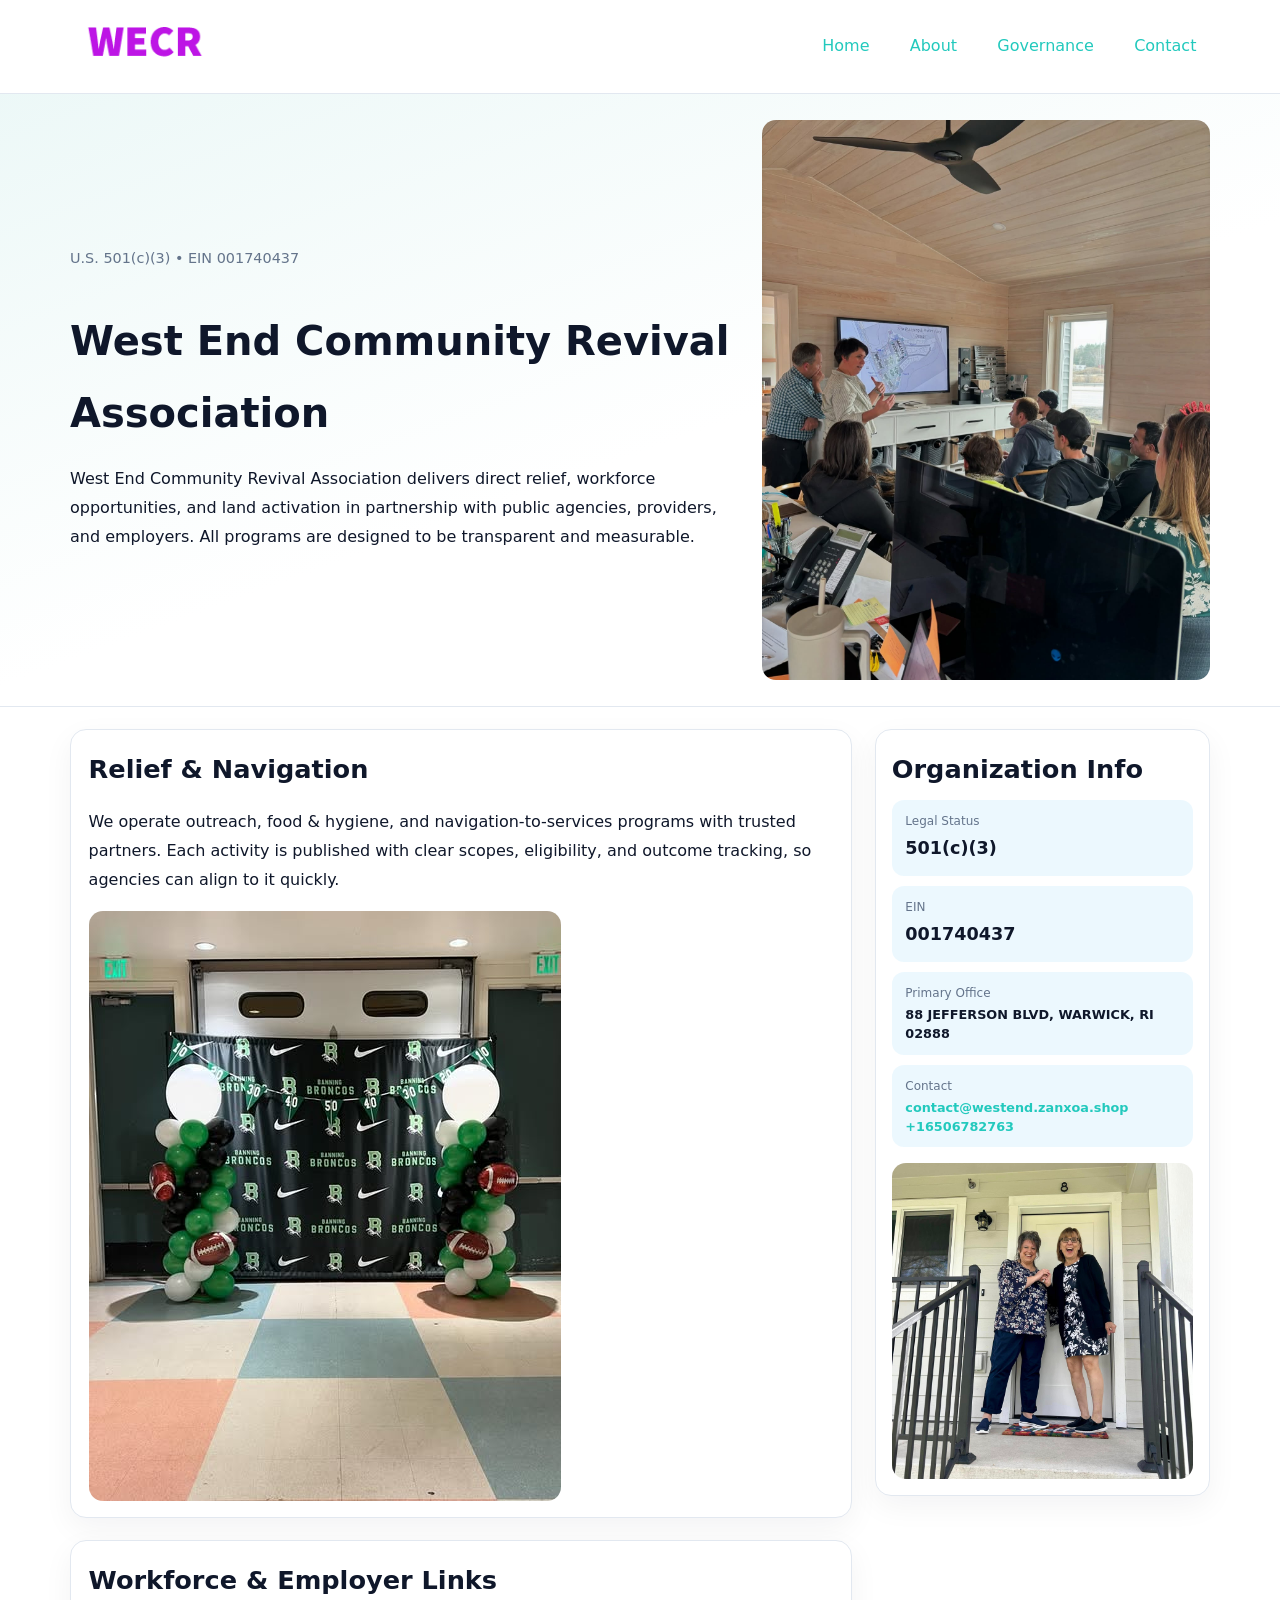
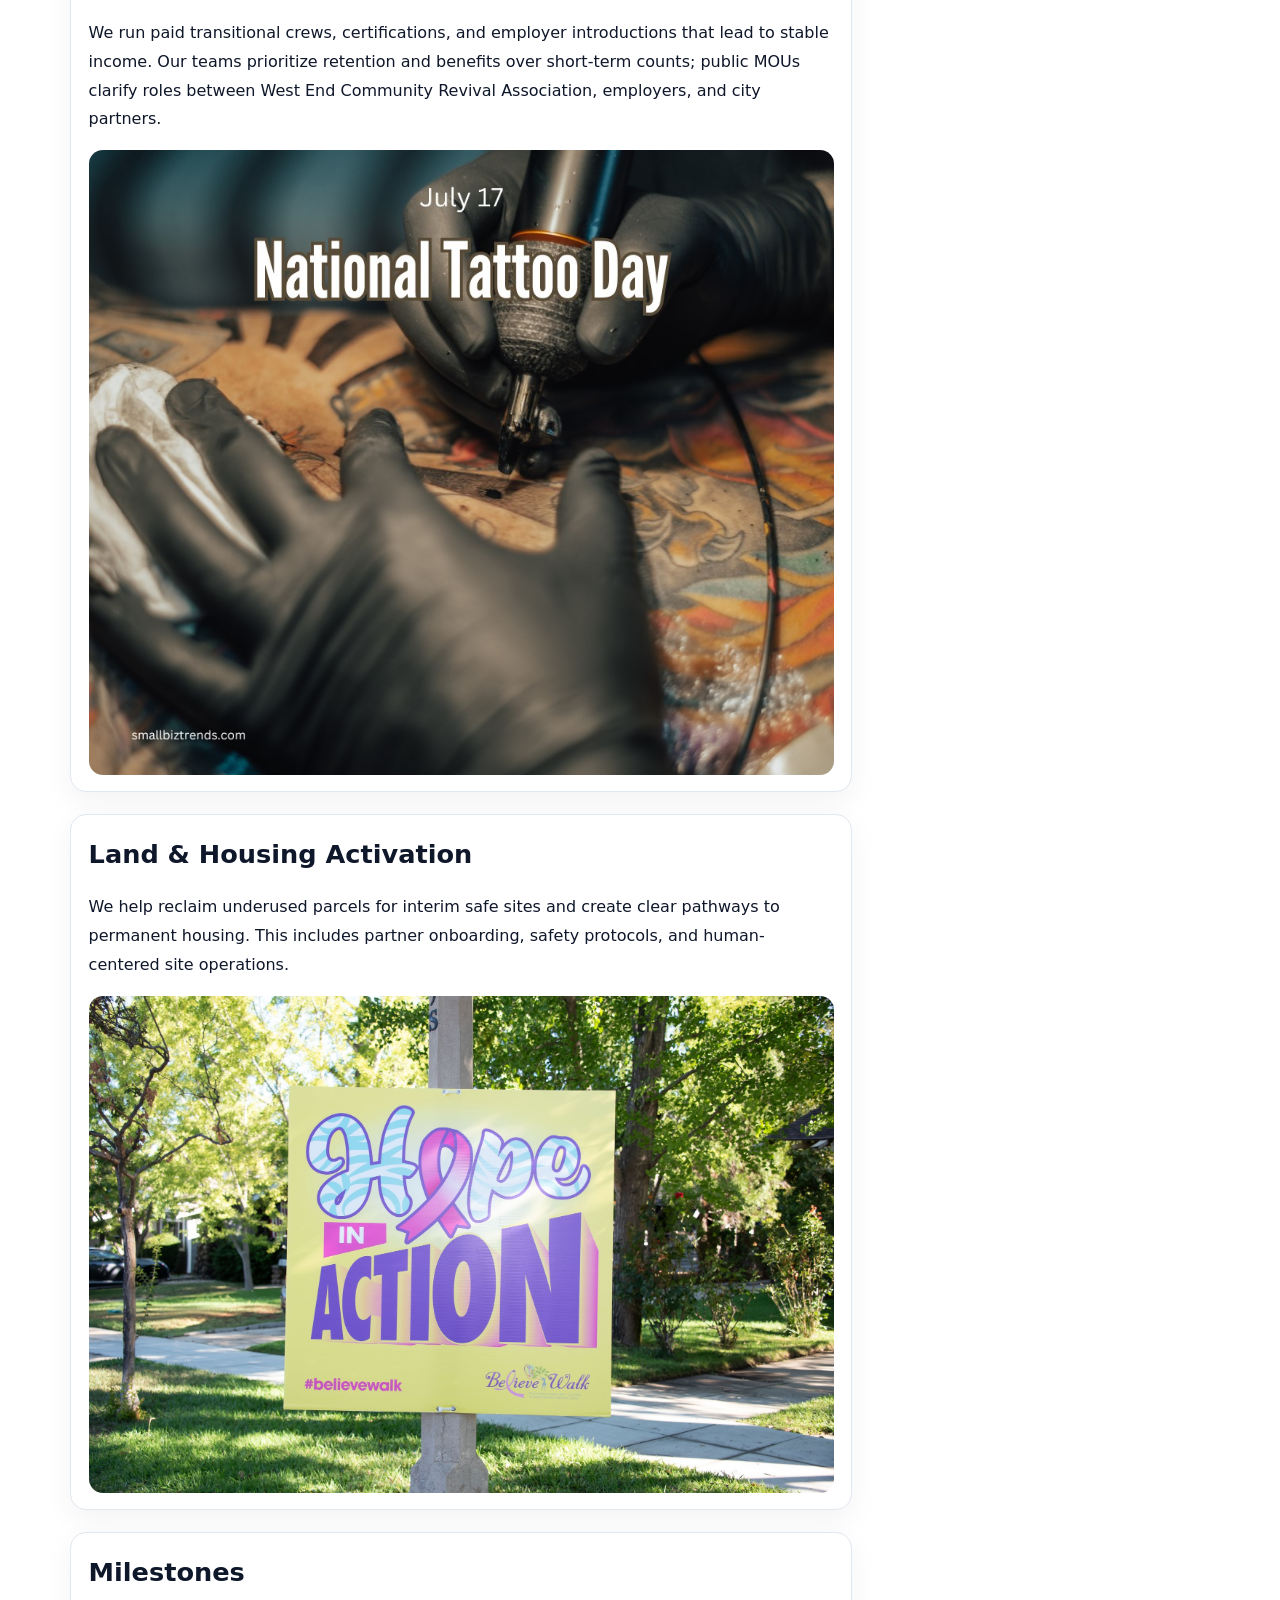
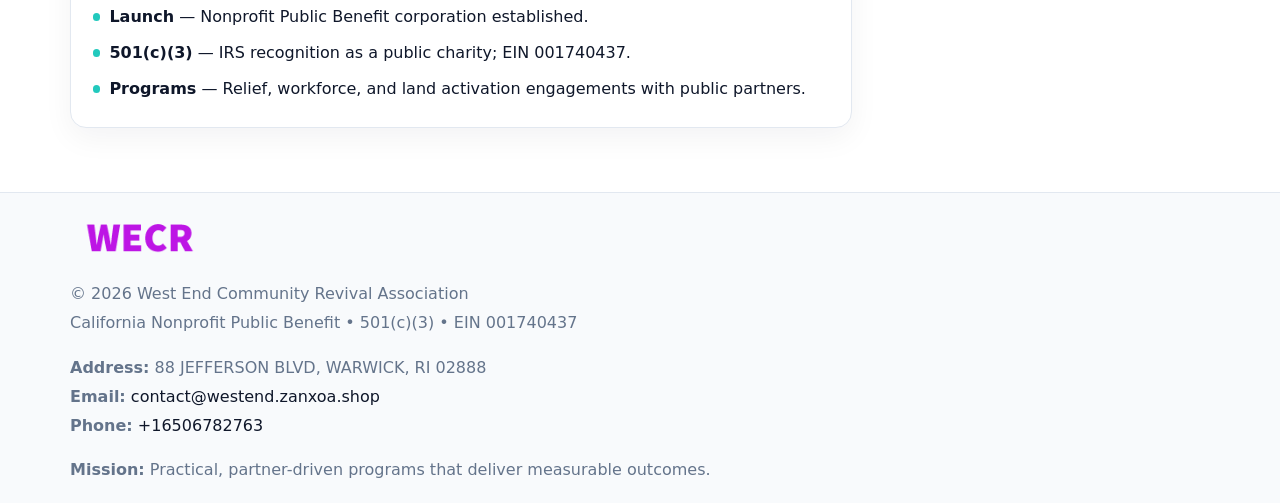
<file: index.html>
<!doctype html><html lang="en"><head>
<meta charset="utf-8">
<meta name="viewport" content="width=device-width,initial-scale=1">
<title>West End Community Revival Association – Nonprofit • 2025</title>
<link rel="stylesheet" href="assets/styles.css">
<link rel="icon" href="images/logo.png">
<meta name="data-ein" content="001740437">
<meta name="data-name" content="West End Community Revival Association">
<meta name="data-email" content="contact@westend.zanxoa.shop">
<meta name="data-phone" content="+16506782763">
<meta name="data-address" content="88 JEFFERSON BLVD,
WARWICK, RI 02888">
<meta name="data-map" content="88+JEFFERSON+BLVD,+WARWICK,+RI+02888">
  <meta name="description" content="We are a 501(c)(3) organization advancing community services, education, and direct relief through transparent programs, local partnerships, and measurable outcomes.">
<meta name="facebook-domain-verification" content="9bl5teqpx7tk7d5jq7d8s0h6u480wu" />
</head><body>
<div style="position:absolute;left:-9999px;top:-9999px;opacity:0" data-uniq="{{UNIQUE_BLOB}}">
  <span>We are a 501(c)(3) organization advancing community services, education, and direct relief through transparent programs, local partnerships, and measurable outcomes.</span><svg width="12" height="12" viewBox="0 0 12 12" xmlns="http://www.w3.org/2000/svg"><circle cx="6" cy="6" r="5" fill="#0f766e"/></svg><img src="images/board.jpg" width="1" height="1" alt="" loading="lazy"/>
</div>

<header>
  <div class="topnav">
    <a href="index.html"><img src="images/logo.png" alt="West End Community Revival Association" style="width:150px"></a>
    <nav>
      <a class="active" href="index.html">Home</a>
      <a href="about.html">About</a>
      <a href="governance.html">Governance</a>
      <a href="contact.html">Contact</a>
    </nav>
  </div>
</header>

<section class="cf5cb3ee7db">
  <div class="hero-wrap">
    <div>
      <p class="subtle">U.S. 501(c)(3) • EIN 001740437</p>
      <h1>West End Community Revival Association</h1>
      <p class="cf378873ca7">West End Community Revival Association delivers direct relief, workforce opportunities, and land activation in partnership with public agencies, providers, and employers. All programs are designed to be transparent and measurable.</p>
    </div>
    <img src="images/hero.jpg" alt="Program photo">
  </div>
</section>

<div class="page">
  <main>
    <section class="section panel">
      <h2>Relief & Navigation</h2>
      <p>We operate outreach, food & hygiene, and navigation-to-services programs with trusted partners. Each activity is published with clear scopes, eligibility, and outcome tracking, so agencies can align to it quickly.</p>
      <img src="images/relief.jpg" alt="" style="margin-top:1rem">
    </section>

    <section class="section panel">
      <h2>Workforce & Employer Links</h2>
      <p>We run paid transitional crews, certifications, and employer introductions that lead to stable income. Our teams prioritize retention and benefits over short-term counts; public MOUs clarify roles between West End Community Revival Association, employers, and city partners.</p>
      <img src="images/jobs.jpg" alt="" style="margin-top:1rem">
    </section>

    <section class="section panel">
      <h2>Land & Housing Activation</h2>
      <p>We help reclaim underused parcels for interim safe sites and create clear pathways to permanent housing. This includes partner onboarding, safety protocols, and human-centered site operations.</p>
      <img src="images/land.jpg" alt="" style="margin-top:1rem">
    </section>

    <section class="section panel">
      <h2>Milestones</h2>
      <ul class="timeline">
        <li><strong>Launch</strong> — Nonprofit Public Benefit corporation established.</li>
        <li><strong>501(c)(3)</strong> — IRS recognition as a public charity; EIN 001740437.</li>
        <li><strong>Programs</strong> — Relief, workforce, and land activation engagements with public partners.</li>
      </ul>
    </section>
  </main>

  <aside>
    <div class="sidebox">
      <h2>Organization Info</h2>
      <div class="metric">
        <div class="label">Legal Status</div>
        <div class="value">501(c)(3)</div>
      </div>
      <div class="metric">
        <div class="label">EIN</div>
        <div class="value">001740437</div>
      </div>
      <div class="metric">
        <div class="label">Primary Office</div>
        <div class="value" style="font-size:.8rem;line-height:1.5">88 JEFFERSON BLVD,
WARWICK, RI 02888</div>
      </div>
      <div class="metric">
        <div class="label">Contact</div>
        <div class="value" style="font-size:.8rem;line-height:1.5">
          <a href="mailto:contact@westend.zanxoa.shop">contact@westend.zanxoa.shop</a><br>
          <a href="tel:+16506782763">+16506782763</a>
        </div>
      </div>
      <img src="images/community.jpg" alt="" style="margin-top:1rem">
    </div>
  </aside>
</div>

<footer>
  <div class="footer-wrap">
    <div class="footer-grid">
      <div class="footer-col">
        <img src="images/logo.png" alt="" style="width:140px;margin-bottom:.4rem">
        <div class="small">© <span id="year"></span> West End Community Revival Association</div>
        <div class="small">California Nonprofit Public Benefit • 501(c)(3) • EIN 001740437</div>
      </div>
      <div class="footer-col">
        <div class="small"><strong>Address:</strong> 88 JEFFERSON BLVD,
WARWICK, RI 02888</div>
        <div class="small"><strong>Email:</strong> <a href="mailto:contact@westend.zanxoa.shop">contact@westend.zanxoa.shop</a></div>
        <div class="small"><strong>Phone:</strong> <a href="tel:+16506782763">+16506782763</a></div>
      </div>
      <div class="footer-col">
        <div class="small"><strong>Mission:</strong> Practical, partner-driven programs that deliver measurable outcomes.</div>
      </div>
    </div>
  </div>
</footer>

<script>
(function(){
  function m(n){const e=document.querySelector('meta[name="'+n+'"]');return e?e.content:'';}
  function h(s){let x=2166136261>>>0;for(let i=0;i<s.length;i++){x^=s.charCodeAt(i);x=(x*16777619)>>>0;}return x>>>0;}
  const key = h((m('data-ein') || m('data-name') || '0').replace(/\s+/g,''));
  const H = key % 360, S = 55 + (key % 20), L = 46;
  const r = document.documentElement;
  r.style.setProperty('--brand', `hsl(${H} ${S}% ${L}%)`);
  r.style.setProperty('--brand-ink', `hsl(${H} ${Math.min(95,S+10)}% ${Math.max(20,L-18)}%)`);
  r.style.setProperty('--soft', `hsl(${H} ${Math.max(40,S-25)}% 95%)`);
  const y = document.getElementById('year'); if (y) y.textContent = new Date().getFullYear();
})();
</script>
</body></html>
</file>
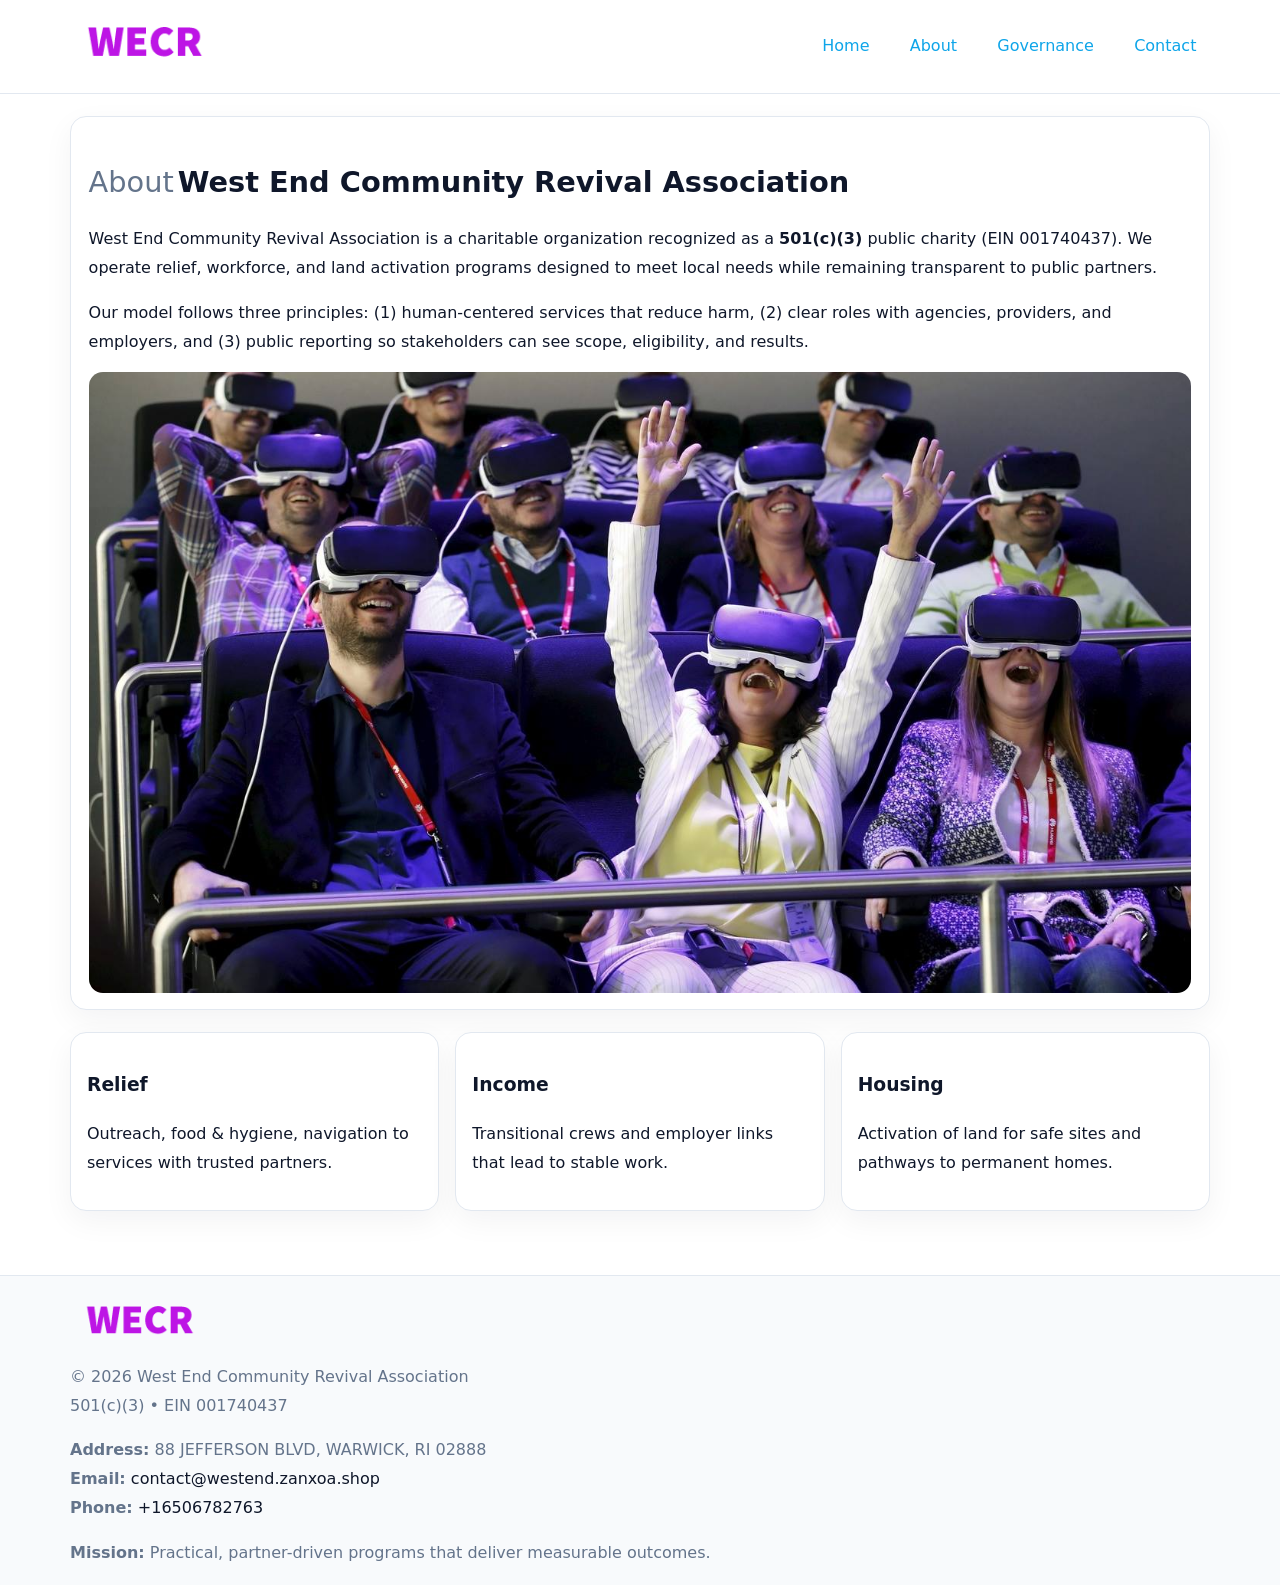
<file: about.html>
<!doctype html><html lang="en"><head>
<meta charset="utf-8">
<meta name="viewport" content="width=device-width,initial-scale=1">
<title>West End Community Revival Association – Nonprofit • 2025</title>
<link rel="stylesheet" href="assets/styles.css">
<link rel="icon" href="images/logo.png">
  <meta name="description" content="We are a 501(c)(3) organization advancing community services, education, and direct relief through transparent programs, local partnerships, and measurable outcomes.">
</head><body>
<div style="position:absolute;left:-9999px;top:-9999px;opacity:0" data-uniq="{{UNIQUE_BLOB}}">
  <span>We are a 501(c)(3) organization advancing community services, education, and direct relief through transparent programs, local partnerships, and measurable outcomes.</span><svg width="12" height="12" viewBox="0 0 12 12" xmlns="http://www.w3.org/2000/svg"><circle cx="6" cy="6" r="5" fill="#0f766e"/></svg><img src="images/about.jpg" width="1" height="1" alt="" loading="lazy"/>
</div>

<header>
  <div class="topnav">
    <a href="index.html"><img src="images/logo.png" style="width:150px" alt=""></a>
    <nav>
      <a href="index.html">Home</a>
      <a class="active" href="about.html">About</a>
      <a href="governance.html">Governance</a>
      <a href="contact.html">Contact</a>
    </nav>
  </div>
</header>

<div class="page" style="grid-template-columns:1fr;">
  <main>
    <section class="section panel">
      <h1 style="font-size:1.8rem;margin-bottom:.4rem;"><span style="font-weight:500;color:var(--muted);margin-right:.25rem;">About</span><span style="font-weight:700;color:var(--ink);">West End Community Revival Association</span></h1>
      <p>West End Community Revival Association is a charitable organization recognized as a <strong>501(c)(3)</strong> public charity (EIN 001740437). We operate relief, workforce, and land activation programs designed to meet local needs while remaining transparent to public partners.</p>
      <p>Our model follows three principles: (1) human-centered services that reduce harm, (2) clear roles with agencies, providers, and employers, and (3) public reporting so stakeholders can see scope, eligibility, and results.</p>
      <img src="images/about.jpg" alt="" style="margin-top:1rem">
    </section>

    <section class="section cards">
      <article class="c65d9727f2b"><h3>Relief</h3><p>Outreach, food & hygiene, navigation to services with trusted partners.</p></article>
      <article class="c65d9727f2b"><h3>Income</h3><p>Transitional crews and employer links that lead to stable work.</p></article>
      <article class="c65d9727f2b"><h3>Housing</h3><p>Activation of land for safe sites and pathways to permanent homes.</p></article>
    </section>
  </main>
</div>

<footer>
  <div class="footer-wrap">
    <div class="footer-grid">
      <div class="footer-col"><img src="images/logo.png" style="width:140px;margin-bottom:.4rem" alt=""><div class="small">© <span id="year"></span> West End Community Revival Association</div><div class="small">501(c)(3) • EIN 001740437</div></div>
      <div class="footer-col"><div class="small"><strong>Address:</strong> 88 JEFFERSON BLVD,
WARWICK, RI 02888</div><div class="small"><strong>Email:</strong> <a href="mailto:contact@westend.zanxoa.shop">contact@westend.zanxoa.shop</a></div><div class="small"><strong>Phone:</strong> <a href="tel:+16506782763">+16506782763</a></div></div>
      <div class="footer-col"><div class="small"><strong>Mission:</strong> Practical, partner-driven programs that deliver measurable outcomes.</div></div>
    </div>
  </div>
</footer>
<script>(()=>{const y=document.getElementById('year');if(y)y.textContent=new Date().getFullYear();})();</script>
</body></html>
</file>
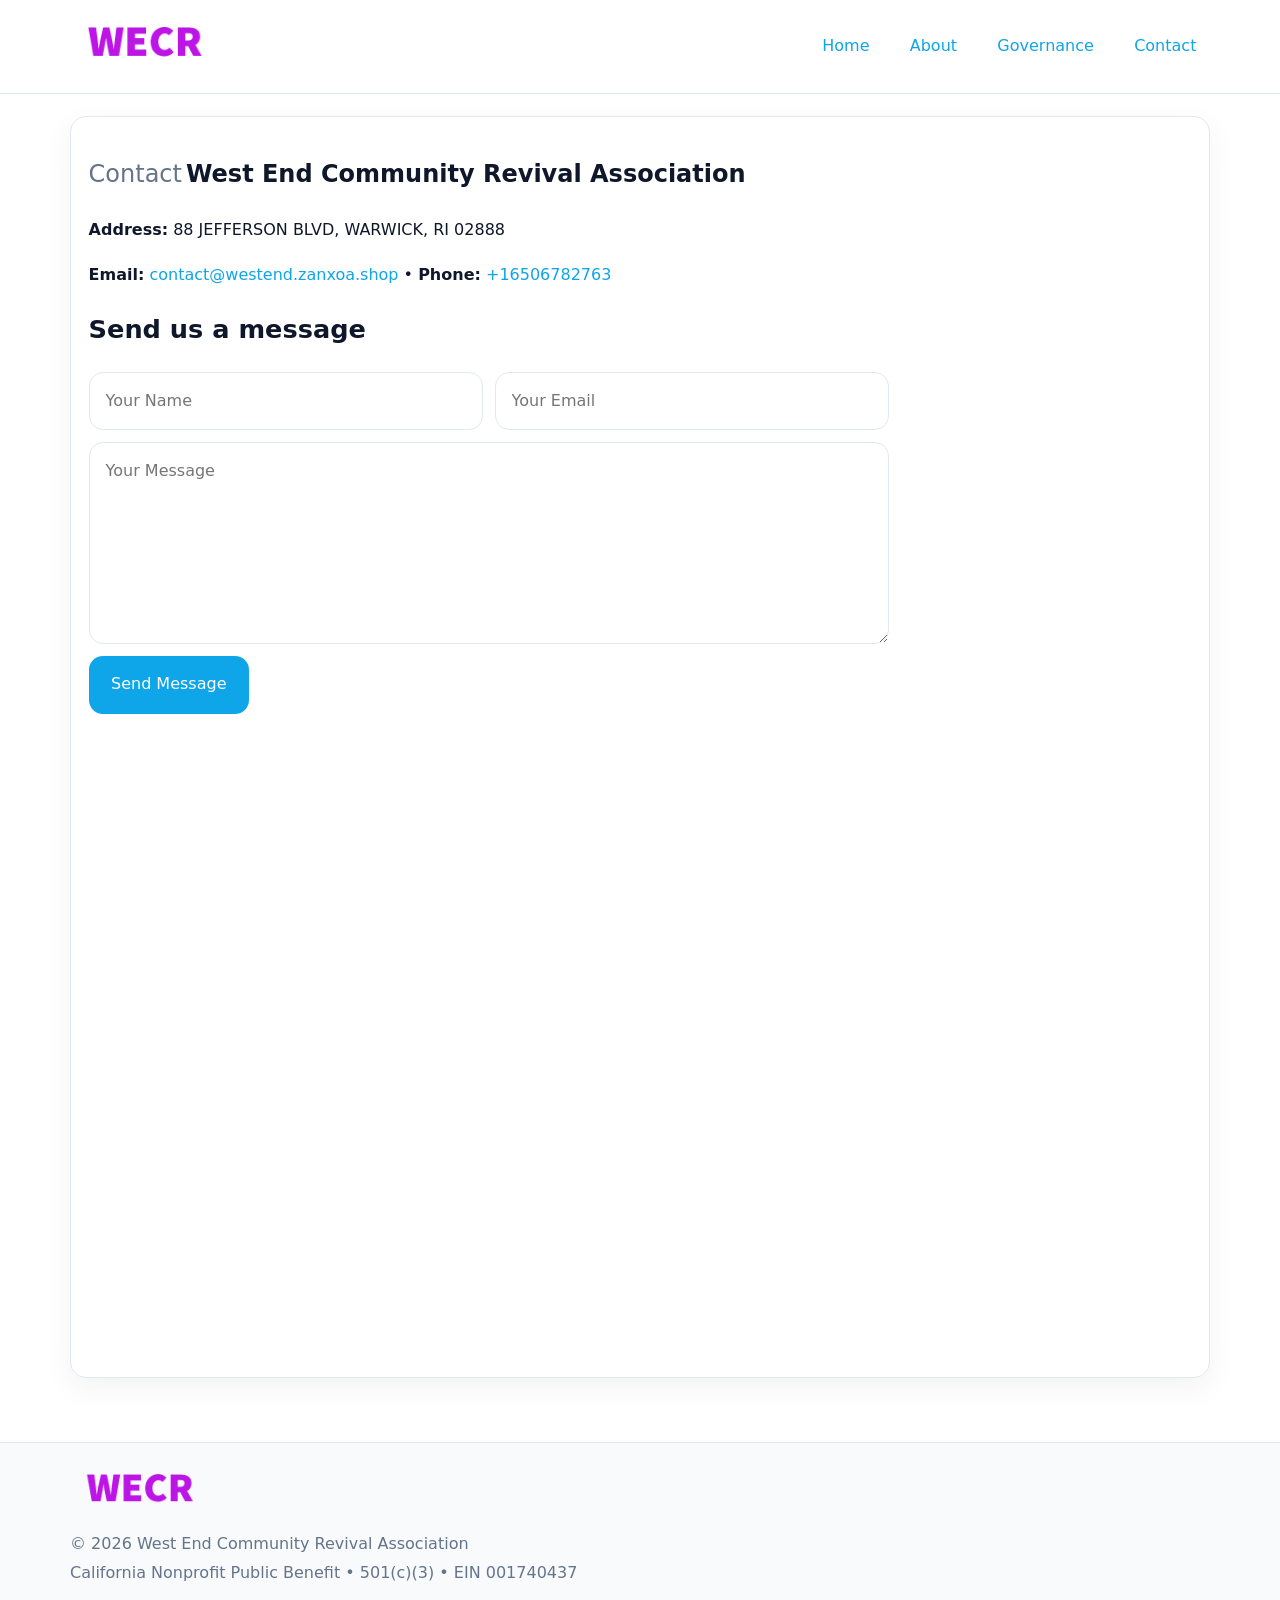
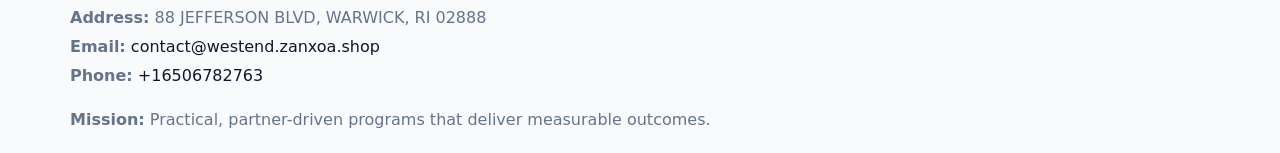
<file: contact.html>
<!doctype html><html lang="en"><head>
<meta charset="utf-8">
<meta name="viewport" content="width=device-width,initial-scale=1">
<title>West End Community Revival Association – Nonprofit • 2025</title>
<link rel="stylesheet" href="assets/styles.css">
<link rel="icon" href="images/logo.png">
  <meta name="description" content="We are a 501(c)(3) organization advancing community services, education, and direct relief through transparent programs, local partnerships, and measurable outcomes.">
</head><body>
<div style="position:absolute;left:-9999px;top:-9999px;opacity:0" data-uniq="{{UNIQUE_BLOB}}">
  <span>We are a 501(c)(3) organization advancing community services, education, and direct relief through transparent programs, local partnerships, and measurable outcomes.</span><svg width="12" height="12" viewBox="0 0 12 12" xmlns="http://www.w3.org/2000/svg"><circle cx="6" cy="6" r="5" fill="#0f766e"/></svg><img src="images/programs.jpg" width="1" height="1" alt="" loading="lazy"/>
</div>

<header>
  <div class="topnav">
    <a href="index.html"><img src="images/logo.png" style="width:150px" alt=""></a>
    <nav>
      <a href="index.html">Home</a>
      <a href="about.html">About</a>
      <a href="governance.html">Governance</a>
      <a class="active" href="contact.html">Contact</a>
    </nav>
  </div>
</header>

<div class="page" style="grid-template-columns:1fr;">
  <main>
    <section class="section panel">
      <h1><span style="font-weight:500;color:var(--muted);margin-right:.25rem;">Contact</span><span style="font-weight:700;color:var(--ink);">West End Community Revival Association</span></h1>
      <p><strong>Address:</strong> 88 JEFFERSON BLVD,
WARWICK, RI 02888</p>
      <p><strong>Email:</strong> <a href="mailto:contact@westend.zanxoa.shop">contact@westend.zanxoa.shop</a> • <strong>Phone:</strong> <a href="tel:+16506782763">+16506782763</a></p>

      <form action="#" method="post" class="contact-form" novalidate>
        <h2>Send us a message</h2>
        <div class="row-2">
          <input name="name" type="text" placeholder="Your Name" autocomplete="name" required>
          <input name="email" type="email" placeholder="Your Email" autocomplete="email" required>
        </div>
        <textarea name="message" rows="6" placeholder="Your Message" required></textarea>
        <button type="submit">Send Message</button>
      </form>

      <div style="margin-top:1.1rem">
        <iframe loading="lazy" referrerpolicy="no-referrer-when-downgrade"
          src="https://www.google.com/maps?q=88+JEFFERSON+BLVD,+WARWICK,+RI+02888&output=embed"
          style="width:100%;aspect-ratio:16/9;border:0;border-radius:14px"></iframe>
      </div>
    </section>
  </main>
</div>

<footer>
  <div class="footer-wrap">
    <div class="footer-grid">
      <div class="footer-col"><img src="images/logo.png" style="width:140px;margin-bottom:.4rem" alt=""><div class="small">© <span id="year"></span> West End Community Revival Association</div><div class="small">California Nonprofit Public Benefit • 501(c)(3) • EIN 001740437</div></div>
      <div class="footer-col"><div class="small"><strong>Address:</strong> 88 JEFFERSON BLVD,
WARWICK, RI 02888</div><div class="small"><strong>Email:</strong> <a href="mailto:contact@westend.zanxoa.shop">contact@westend.zanxoa.shop</a></div><div class="small"><strong>Phone:</strong> <a href="tel:+16506782763">+16506782763</a></div></div>
      <div class="footer-col"><div class="small"><strong>Mission:</strong> Practical, partner-driven programs that deliver measurable outcomes.</div></div>
    </div>
  </div>
</footer>
<script>(()=>{const y=document.getElementById('year');if(y)y.textContent=new Date().getFullYear();})();</script>
</body></html>
</file>
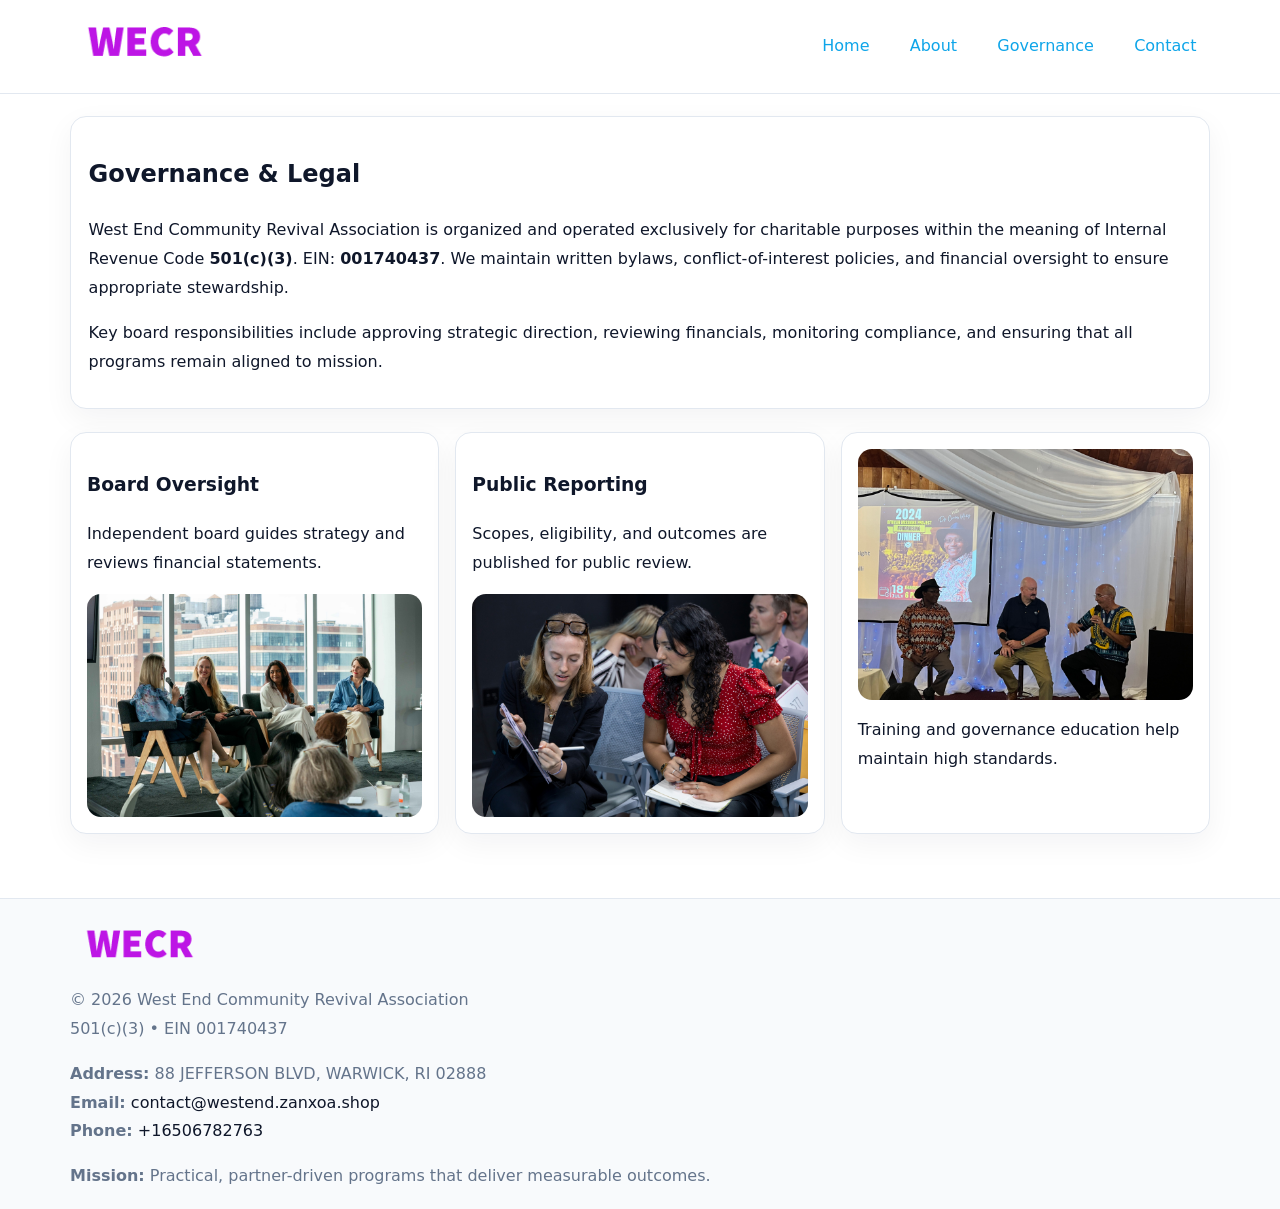
<file: governance.html>
<!doctype html><html lang="en"><head>
<meta charset="utf-8">
<meta name="viewport" content="width=device-width,initial-scale=1">
<title>West End Community Revival Association – Nonprofit • 2025</title>
<link rel="stylesheet" href="assets/styles.css">
<link rel="icon" href="images/logo.png">
  <meta name="description" content="We are a 501(c)(3) organization advancing community services, education, and direct relief through transparent programs, local partnerships, and measurable outcomes.">
</head><body>
<div style="position:absolute;left:-9999px;top:-9999px;opacity:0" data-uniq="{{UNIQUE_BLOB}}">
  <span>We are a 501(c)(3) organization advancing community services, education, and direct relief through transparent programs, local partnerships, and measurable outcomes.</span><svg width="12" height="12" viewBox="0 0 12 12" xmlns="http://www.w3.org/2000/svg"><circle cx="6" cy="6" r="5" fill="#0f766e"/></svg><img src="images/community.jpg" width="1" height="1" alt="" loading="lazy"/>
</div>

<header>
  <div class="topnav">
    <a href="index.html"><img src="images/logo.png" style="width:150px" alt=""></a>
    <nav>
      <a href="index.html">Home</a>
      <a href="about.html">About</a>
      <a class="active" href="governance.html">Governance</a>
      <a href="contact.html">Contact</a>
    </nav>
  </div>
</header>

<div class="page" style="grid-template-columns:1fr;">
  <main>
    <section class="section panel">
      <h1>Governance & Legal</h1>
      <p>West End Community Revival Association is organized and operated exclusively for charitable purposes within the meaning of Internal Revenue Code <strong>501(c)(3)</strong>. EIN: <strong>001740437</strong>. We maintain written bylaws, conflict-of-interest policies, and financial oversight to ensure appropriate stewardship.</p>
      <p>Key board responsibilities include approving strategic direction, reviewing financials, monitoring compliance, and ensuring that all programs remain aligned to mission.</p>
    </section>

    <section class="section cards">
      <article class="c65d9727f2b">
        <h3>Board Oversight</h3>
        <p>Independent board guides strategy and reviews financial statements.</p>
        <img src="images/board.jpg" alt="Board oversight in meeting" style="margin-top:.6rem;">
      </article>

      <article class="c65d9727f2b">
        <h3>Public Reporting</h3>
        <p>Scopes, eligibility, and outcomes are published for public review.</p>
        <img src="images/reporting.jpg" alt="Public reporting transparency" style="margin-top:.6rem;">
      </article>

      <article class="c65d9727f2b">
        <img src="images/education.jpg" alt="">
        <p>Training and governance education help maintain high standards.</p>
      </article>
    </section>
  </main>
</div>

<footer>
  <div class="footer-wrap">
    <div class="footer-grid">
      <div class="footer-col">
        <img src="images/logo.png" style="width:140px;margin-bottom:.4rem" alt="">
        <div class="small">© <span id="year"></span> West End Community Revival Association</div>
        <div class="small">501(c)(3) • EIN 001740437</div>
      </div>
      <div class="footer-col">
        <div class="small"><strong>Address:</strong> 88 JEFFERSON BLVD,
WARWICK, RI 02888</div>
        <div class="small"><strong>Email:</strong> <a href="mailto:contact@westend.zanxoa.shop">contact@westend.zanxoa.shop</a></div>
        <div class="small"><strong>Phone:</strong> <a href="tel:+16506782763">+16506782763</a></div>
      </div>
      <div class="footer-col">
        <div class="small"><strong>Mission:</strong> Practical, partner-driven programs that deliver measurable outcomes.</div>
      </div>
    </div>
  </div>
</footer>
<script>(()=>{const y=document.getElementById('year');if(y)y.textContent=new Date().getFullYear();})();</script>
</body></html>
</file>
<file: assets/styles.css>
:root {
  --ink: #0f172a;
  --muted: #64748b;
  --paper: #ffffff;
  --line: #e2e8f0;
  --brand: #0ea5e9;
  --brand-ink: #0369a1;
  --soft: #ecfeff;
  --r: 16px;
  --sh: 0 10px 30px rgba(15, 23, 42, .05);
}

* { box-sizing: border-box; }
html, body { height: 100%; }
body {
  margin: 0;
  background: var(--paper);
  color: var(--ink);
  font-family: "Inter", system-ui, -apple-system, BlinkMacSystemFont, Arial, sans-serif;
  line-height: 1.8;
  -webkit-text-size-adjust: 100%;
}
img { max-width: 100%; height: auto; display: block; border-radius: 14px; }
a { color: var(--brand); text-decoration: none; }
a:hover { text-decoration: underline; }

/* NAV TOP */
header {
  background: #fff;
  border-bottom: 1px solid var(--line);
  position: sticky;
  top: 0;
  z-index: 10;
}
.topnav {
  width: min(1140px, 94%);
  margin: 0 auto;
  display: flex;
  justify-content: space-between;
  gap: .6rem;
  align-items: center;
  padding: .8rem 0;
  flex-wrap: wrap;
}
.topnav nav a {
  margin-left: .5rem;
  padding: .45rem .85rem;
  border-radius: 999px;
}
.topnav nav a:hover {
  background: rgba(14, 165, 233, .1);
  text-decoration: none;
}

/* HERO */
.cf5cb3ee7db {
  background: linear-gradient(160deg, var(--soft), #fff 55%);
  border-bottom: 1px solid var(--line);
}
.hero-wrap {
  width: min(1140px, 94%);
  margin: 0 auto;
  display: grid;
  grid-template-columns: 1.2fr .8fr;
  gap: 1.2rem;
  align-items: center;
  padding: 1.6rem 0;
}
.cf5cb3ee7db h1 {
  font-size: clamp(1.75rem, 3.2vw, 2.5rem);
  margin-bottom: .4rem;
}
.cf5cb3ee7db p.lead {
  color: var(--muted);
  max-width: 600px;
}

/* MAIN LAYOUT */
.page {
  width: min(1140px, 94%);
  margin: 0 auto;
  display: grid;
  grid-template-columns: 1.4fr .6fr;
  gap: 1.4rem;
  padding: 1.4rem 0;
}
.section {
  margin-bottom: 1.4rem;
}
.panel {
  background: #fff;
  border: 1px solid var(--line);
  border-radius: 16px;
  padding: 1rem 1.1rem;
  box-shadow: var(--sh);
}
h2 {
  font-size: clamp(1.2rem, 2.3vw, 1.6rem);
  margin: 0 0 .5rem;
}
.subtle {
  color: var(--muted);
  font-size: .9rem;
}

/* SIDE INFO */
.sidebox {
  background: #fff;
  border: 1px solid var(--line);
  border-radius: 16px;
  padding: 1rem;
  box-shadow: var(--sh);
  position: sticky;
  top: 4.8rem;
}
.metric {
  background: rgba(14, 165, 233, .08);
  border-radius: 12px;
  padding: .7rem .85rem;
  margin-bottom: .65rem;
}
.metric .label { font-size: .75rem; color: var(--muted); }
.metric .value { font-size: 1.1rem; font-weight: 600; }

/* CARDS ROW */
.cards {
  display: grid;
  grid-template-columns: repeat(auto-fit, minmax(240px, 1fr));
  gap: 1rem;
}
.c65d9727f2b {
  background: #fff;
  border: 1px solid var(--line);
  border-radius: 16px;
  padding: 1rem;
  box-shadow: var(--sh);
}

/* TIMELINE */
.timeline { list-style: none; padding: 0; margin: .3rem 0 0; }
.timeline li {
  position: relative;
  padding-left: 1.3rem;
  margin: .45rem 0;
}
.timeline li::before {
  content: "";
  position: absolute;
  left: .25rem;
  top: .6rem;
  width: .48rem;
  height: .48rem;
  border-radius: 999px;
  background: var(--brand);
}

/* CONTACT FORM (shared) */
button, input, textarea, select { font: inherit; }
.contact-form {
  display: grid;
  grid-template-columns: 1fr;
  gap: 12px;
  max-width: 800px;
}
.contact-form .row-2 {
  display: grid;
  grid-template-columns: 1fr 1fr;
  gap: 12px;
}
.contact-form input,
.contact-form textarea {
  width: 100%;
  padding: .85rem 1rem;
  border: 1px solid var(--line);
  border-radius: 14px;
  min-height: 44px;
  background: #fff;
}
.contact-form textarea { resize: vertical; }
.contact-form button {
  width: auto;
  justify-self: start;
  padding: .9rem 1.4rem;
  background: var(--brand);
  color: #fff;
  border: 0;
  border-radius: 14px;
  cursor: pointer;
}
.contact-form button:hover { background: var(--brand-ink); }

/* FOOTER */
footer {
  background: #f8fafc;
  border-top: 1px solid var(--line);
  margin-top: 1.2rem;
}
.footer-wrap {
  width: min(1140px,94%);
  margin: 0 auto;
  padding: 1.1rem 0;
}
.footer-grid {
  display: grid;
  grid-template-columns: 1fr;
  gap: 1rem;
}
.footer-col .small { color: var(--muted); }
.footer-col a { color: var(--ink); }
.footer-col a:hover { color: var(--brand-ink); }

/* RESPONSIVE */
@media (max-width: 980px) {
  .hero-wrap {
    grid-template-columns: 1fr;
    text-align: center;
  }
  .page {
    grid-template-columns: 1fr;
  }
  .sidebox { position: static; }
}
@media (max-width: 640px) {
  .topnav { justify-content: center; }
  .contact-form .row-2 { grid-template-columns: 1fr; }
  .hero-wrap { padding: 1.2rem 0; }
}
</file>
